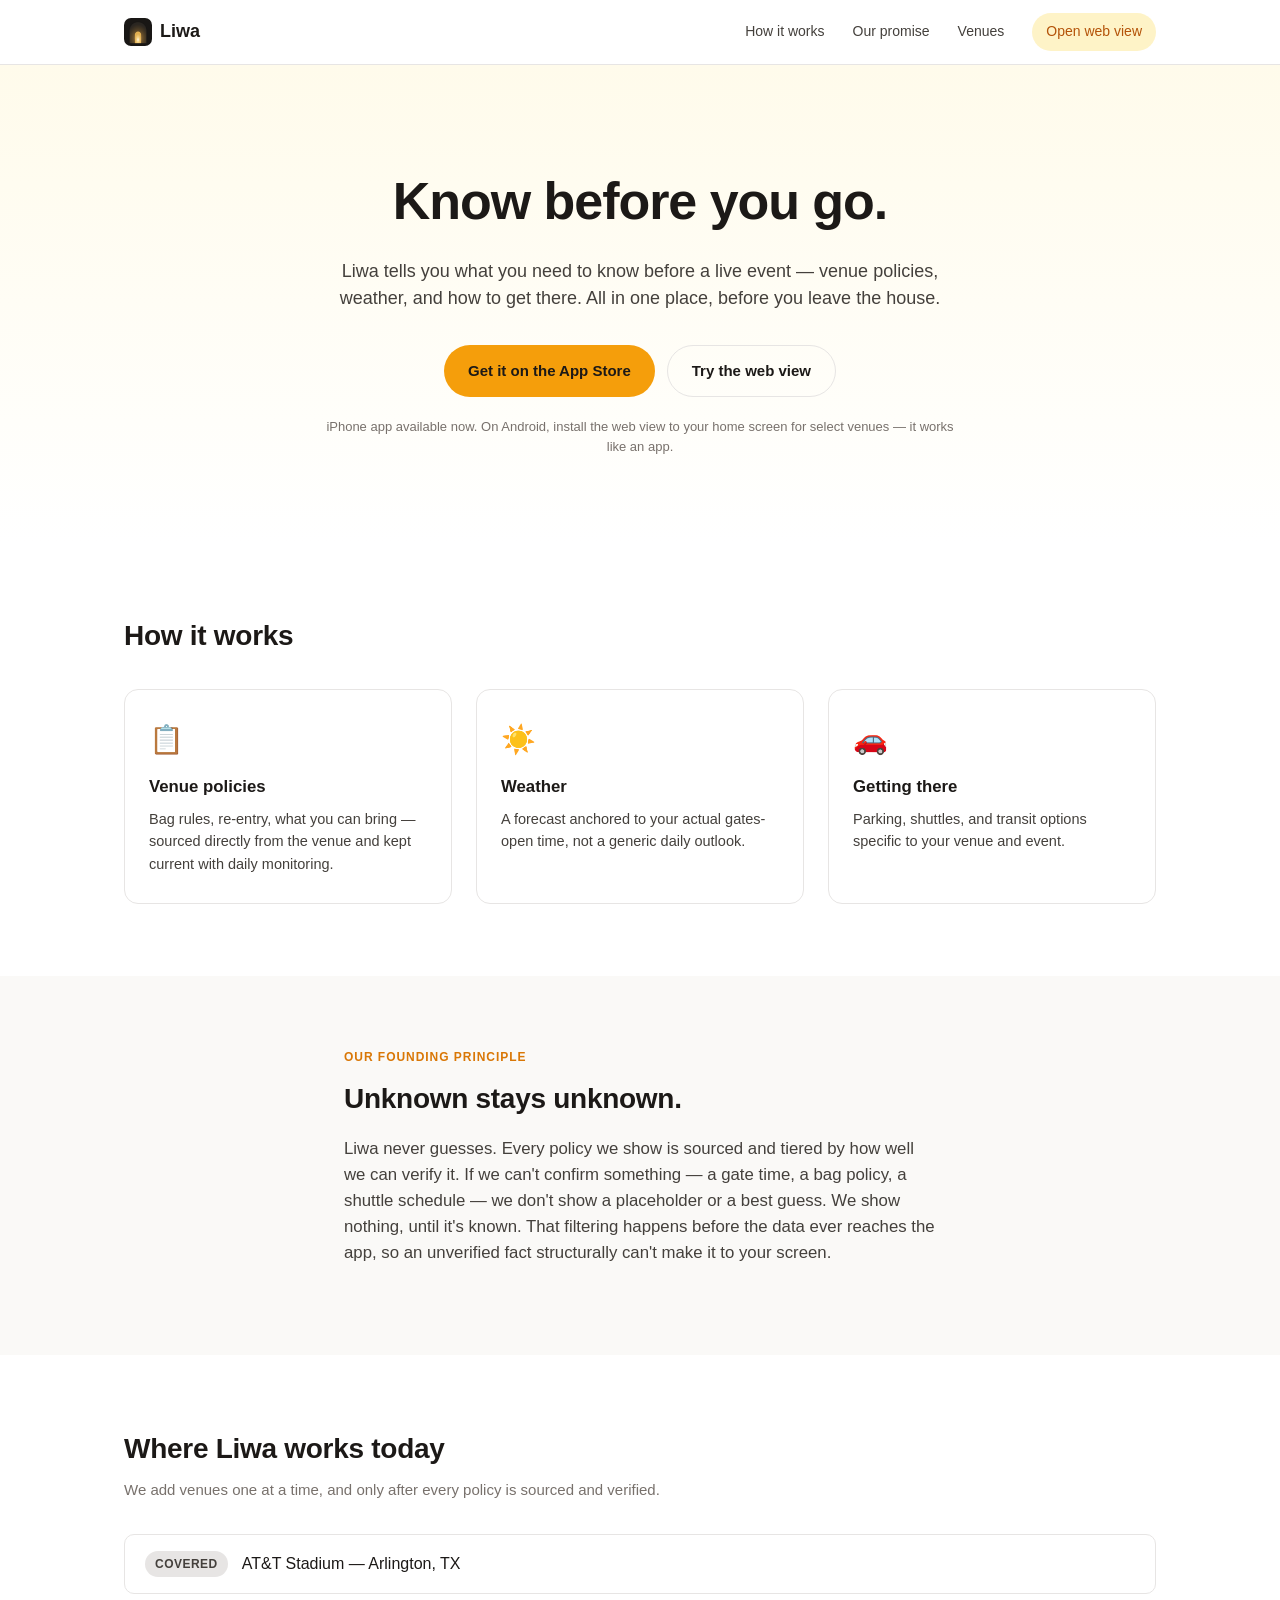
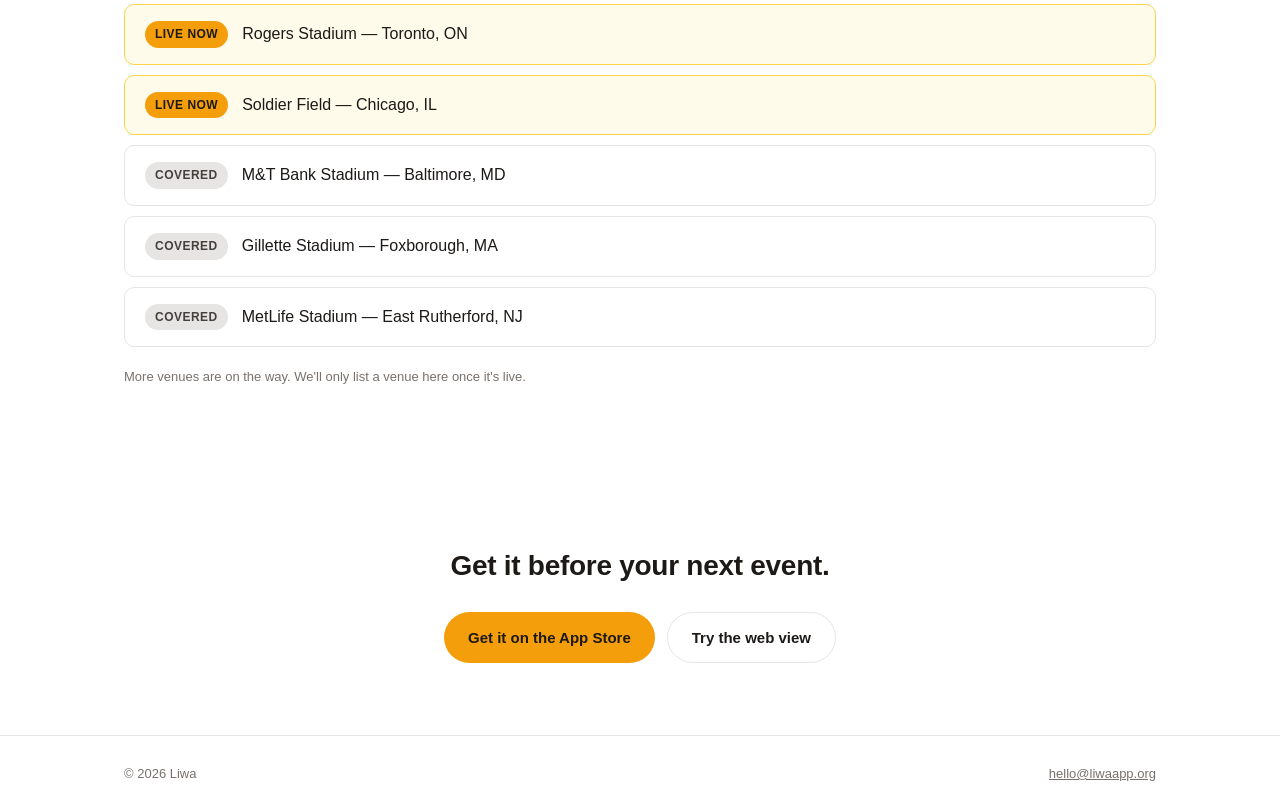
<file: index.html>
<!DOCTYPE html>
<html lang="en">
<head>
<meta charset="UTF-8">
<meta name="viewport" content="width=device-width, initial-scale=1.0">
<title>Liwa — Know Before You Go</title>
<meta name="description" content="Liwa tells you what you need to know before a live event: venue policies, weather, and how to get there. Every fact sourced. Unknown stays unknown.">
<link rel="stylesheet" href="css/style.css">
<link rel="icon" type="image/png" sizes="32x32" href="assets/favicon-32.png">
<link rel="icon" type="image/png" sizes="192x192" href="assets/favicon-192.png">
<link rel="apple-touch-icon" href="assets/favicon-180.png">
<link rel="manifest" href="manifest.json">
<meta name="theme-color" content="#d97706">
</head>
<body>

<header class="site-header">
  <div class="wrap header-inner">
    <a href="/" class="logo" aria-label="Liwa home">
      <img class="logo-mark" src="assets/favicon-48.png" alt="" width="28" height="28">
      <span>Liwa</span>
    </a>
    <nav class="header-nav">
      <a href="#how-it-works">How it works</a>
      <a href="#principle">Our promise</a>
      <a href="#venues">Venues</a>
      <a href="live.html" class="nav-web-app">Open web view</a>
    </nav>
  </div>
</header>

<main>

  <section class="hero">
    <div class="wrap hero-inner">
      <h1>Know before you go.</h1>
      <p class="hero-sub">Liwa tells you what you need to know before a live event — venue policies, weather, and how to get there. All in one place, before you leave the house.</p>
      <div class="hero-ctas">
        <a class="btn btn-primary" href="https://apps.apple.com/us/app/liwa-know-before-you-go/id6790222467" target="_blank" rel="noopener">
          Get it on the App Store
        </a>
        <a class="btn btn-secondary" href="live.html">
          Try the web view
        </a>
      </div>
      <p class="hero-note">iPhone app available now. On Android, install the web view to your home screen for select venues — it works like an app.</p>
    </div>
  </section>

  <section id="how-it-works" class="section">
    <div class="wrap">
      <h2>How it works</h2>
      <div class="grid-3">
        <div class="card">
          <div class="card-icon" aria-hidden="true">📋</div>
          <h3>Venue policies</h3>
          <p>Bag rules, re-entry, what you can bring — sourced directly from the venue and kept current with daily monitoring.</p>
        </div>
        <div class="card">
          <div class="card-icon" aria-hidden="true">☀️</div>
          <h3>Weather</h3>
          <p>A forecast anchored to your actual gates-open time, not a generic daily outlook.</p>
        </div>
        <div class="card">
          <div class="card-icon" aria-hidden="true">🚗</div>
          <h3>Getting there</h3>
          <p>Parking, shuttles, and transit options specific to your venue and event.</p>
        </div>
      </div>
    </div>
  </section>

  <section id="principle" class="section section-alt">
    <div class="wrap principle-wrap">
      <p class="eyebrow">Our founding principle</p>
      <h2>Unknown stays unknown.</h2>
      <p class="principle-body">
        Liwa never guesses. Every policy we show is sourced and tiered by how well we can verify it.
        If we can't confirm something — a gate time, a bag policy, a shuttle schedule — we don't show
        a placeholder or a best guess. We show nothing, until it's known. That filtering happens before
        the data ever reaches the app, so an unverified fact structurally can't make it to your screen.
      </p>
    </div>
  </section>

  <section id="venues" class="section">
    <div class="wrap">
      <h2>Where Liwa works today</h2>
      <p class="section-sub">We add venues one at a time, and only after every policy is sourced and verified.</p>
      <ul class="venue-list">
        <!--
          MANUAL, NOT DATA-DRIVEN: this whole list is hand-maintained HTML,
          not read from Firestore. live.html now takes a ?venue=<venueName>
          param (js/firestore-data.js) so any live venue can be linked —
          the venueName here must match the venueName field on that
          venue's events/venuePolicies docs in Firestore EXACTLY.
          When a venue's event wraps:
            1. Change its badge from "Live now" (venue-live class + plain
               <span>) to "Covered" (venue-status-past class), matching
               the pattern below for the other past venues.
            2. Remove the <a> wrapper around it so it stops linking out.
          This is a known gap worth fixing eventually: this list should
          read live/covered status from Firestore instead of being
          hand-edited every time an event starts or ends.
        -->
        <li class="venue-item">
          <span class="venue-status venue-status-past">Covered</span>
          <span class="venue-name">AT&amp;T Stadium — Arlington, TX</span>
        </li>
        <li class="venue-item venue-live">
          <a class="venue-link" href="live.html?venue=Rogers%20Stadium">
            <span class="venue-status">Live now</span>
            <span class="venue-name">Rogers Stadium — Toronto, ON</span>
          </a>
        </li>
        <li class="venue-item venue-live">
          <a class="venue-link" href="live.html?venue=Soldier%20Field">
            <span class="venue-status">Live now</span>
            <span class="venue-name">Soldier Field — Chicago, IL</span>
          </a>
        </li>
        <li class="venue-item">
          <span class="venue-status venue-status-past">Covered</span>
          <span class="venue-name">M&amp;T Bank Stadium — Baltimore, MD</span>
        </li>
        <li class="venue-item">
          <span class="venue-status venue-status-past">Covered</span>
          <span class="venue-name">Gillette Stadium — Foxborough, MA</span>
        </li>
        <li class="venue-item">
          <span class="venue-status venue-status-past">Covered</span>
          <span class="venue-name">MetLife Stadium — East Rutherford, NJ</span>
        </li>
      </ul>
      <p class="venue-more">More venues are on the way. We'll only list a venue here once it's live.</p>
    </div>
  </section>

  <section class="section section-cta">
    <div class="wrap cta-inner">
      <h2>Get it before your next event.</h2>
      <div class="hero-ctas">
        <a class="btn btn-primary" href="https://apps.apple.com/us/app/liwa-know-before-you-go/id6790222467" target="_blank" rel="noopener">
          Get it on the App Store
        </a>
        <a class="btn btn-secondary" href="live.html">
          Try the web view
        </a>
      </div>
    </div>
  </section>

</main>

<footer class="site-footer">
  <div class="wrap footer-inner">
    <span>&copy; <span id="year"></span> Liwa</span>
    <a href="mailto:hello@liwaapp.org">hello@liwaapp.org</a>
  </div>
</footer>

<script src="js/main.js"></script>
</body>
</html>
</file>
<file: css/style.css>
:root {
  --amber-50: #fffbeb;
  --amber-100: #fef3c7;
  --amber-300: #fcd34d;
  --amber-500: #f59e0b;
  --amber-600: #d97706;
  --amber-700: #b45309;
  --ink-900: #1c1917;
  --ink-700: #44403c;
  --ink-500: #78716c;
  --paper-0: #ffffff;
  --paper-50: #faf9f7;
  --border: #e7e5e4;
  --radius: 14px;
  --max-width: 1080px;
}

* { box-sizing: border-box; }

html { scroll-behavior: smooth; }

body {
  margin: 0;
  font-family: -apple-system, BlinkMacSystemFont, "Segoe UI", Roboto, Helvetica, Arial, sans-serif;
  color: var(--ink-900);
  background: var(--paper-0);
  line-height: 1.55;
  -webkit-font-smoothing: antialiased;
}

.wrap {
  max-width: var(--max-width);
  margin: 0 auto;
  padding: 0 24px;
}

/* Header */
.site-header {
  position: sticky;
  top: 0;
  z-index: 10;
  background: rgba(255, 255, 255, 0.9);
  backdrop-filter: saturate(180%) blur(10px);
  border-bottom: 1px solid var(--border);
}

.header-inner {
  display: flex;
  align-items: center;
  justify-content: space-between;
  height: 64px;
}

.logo {
  display: flex;
  align-items: center;
  gap: 8px;
  text-decoration: none;
  color: var(--ink-900);
  font-weight: 700;
  font-size: 18px;
}

.logo-mark { border-radius: 7px; display: block; }

.header-nav {
  display: flex;
  align-items: center;
  gap: 28px;
}

.header-nav a {
  color: var(--ink-700);
  text-decoration: none;
  font-size: 14px;
  font-weight: 500;
}

.header-nav a:hover { color: var(--ink-900); }

.nav-web-app {
  padding: 8px 14px;
  border-radius: 999px;
  background: var(--amber-100);
  color: var(--amber-700) !important;
}

/* Hero */
.hero {
  padding: 96px 0 72px;
  background: linear-gradient(180deg, var(--amber-50) 0%, var(--paper-0) 100%);
}

.hero-inner { text-align: center; max-width: 680px; margin: 0 auto; }

.hero h1 {
  font-size: clamp(2.25rem, 5vw, 3.25rem);
  margin: 0 0 16px;
  letter-spacing: -0.02em;
}

.hero-sub {
  font-size: 1.125rem;
  color: var(--ink-700);
  margin: 0 0 32px;
}

.hero-ctas {
  display: flex;
  gap: 12px;
  justify-content: center;
  flex-wrap: wrap;
}

.hero-note {
  margin-top: 20px;
  font-size: 13px;
  color: var(--ink-500);
}

/* Buttons */
.btn {
  display: inline-flex;
  align-items: center;
  justify-content: center;
  padding: 13px 24px;
  border-radius: 999px;
  font-weight: 600;
  font-size: 15px;
  text-decoration: none;
  transition: transform 0.1s ease, box-shadow 0.15s ease;
}

.btn-primary {
  background: var(--amber-500);
  color: #1c1917;
}

.btn-primary:hover { background: var(--amber-600); }

.btn-secondary {
  background: transparent;
  color: var(--ink-900);
  border: 1.5px solid var(--border);
}

.btn-secondary:hover { border-color: var(--amber-500); }

/* Sections */
.section { padding: 72px 0; }
.section-alt { background: var(--paper-50); }

h2 {
  font-size: 1.75rem;
  letter-spacing: -0.01em;
  margin: 0 0 8px;
}

.section-sub {
  color: var(--ink-500);
  margin: 0 0 32px;
  font-size: 15px;
}

/* How it works grid */
.grid-3 {
  display: grid;
  grid-template-columns: repeat(3, 1fr);
  gap: 24px;
  margin-top: 32px;
}

.card {
  background: var(--paper-0);
  border: 1px solid var(--border);
  border-radius: var(--radius);
  padding: 28px 24px;
}

.card-icon { font-size: 28px; margin-bottom: 12px; }
.card h3 { margin: 0 0 8px; font-size: 1.05rem; }
.card p { margin: 0; color: var(--ink-700); font-size: 14.5px; }

/* Principle */
.principle-wrap { max-width: 640px; }

.eyebrow {
  text-transform: uppercase;
  letter-spacing: 0.08em;
  font-size: 12px;
  font-weight: 700;
  color: var(--amber-600);
  margin: 0 0 10px;
}

.principle-body {
  color: var(--ink-700);
  font-size: 1.05rem;
  margin-top: 16px;
}

/* Venue list */
.venue-list {
  list-style: none;
  padding: 0;
  margin: 0;
  display: flex;
  flex-direction: column;
  gap: 10px;
}

.venue-item {
  display: flex;
  align-items: center;
  gap: 14px;
  padding: 16px 20px;
  border: 1px solid var(--border);
  border-radius: 10px;
}

.venue-live { border-color: var(--amber-300); background: var(--amber-50); padding: 0; }

.venue-link {
  display: flex;
  align-items: center;
  gap: 14px;
  padding: 16px 20px;
  width: 100%;
  text-decoration: none;
  color: inherit;
  border-radius: 10px;
  transition: background 0.12s ease;
}

.venue-link:hover { background: var(--amber-100); }

.venue-status {
  font-size: 12px;
  font-weight: 700;
  text-transform: uppercase;
  letter-spacing: 0.04em;
  padding: 4px 10px;
  border-radius: 999px;
  background: var(--amber-500);
  color: #1c1917;
  white-space: nowrap;
}

.venue-status-past {
  background: var(--border);
  color: var(--ink-700);
}

.venue-name { font-weight: 500; }

.venue-more {
  margin-top: 20px;
  font-size: 13px;
  color: var(--ink-500);
}

/* CTA section */
.section-cta { text-align: center; }
.cta-inner h2 { margin-bottom: 24px; }

/* Footer */
.site-footer {
  border-top: 1px solid var(--border);
  padding: 28px 0;
}

.footer-inner {
  display: flex;
  justify-content: space-between;
  font-size: 13px;
  color: var(--ink-500);
}

.footer-inner a { color: var(--ink-500); }

@media (max-width: 720px) {
  .header-nav { gap: 16px; }
  .header-nav a:not(.nav-web-app) { display: none; }
  .grid-3 { grid-template-columns: 1fr; }
}
</file>
